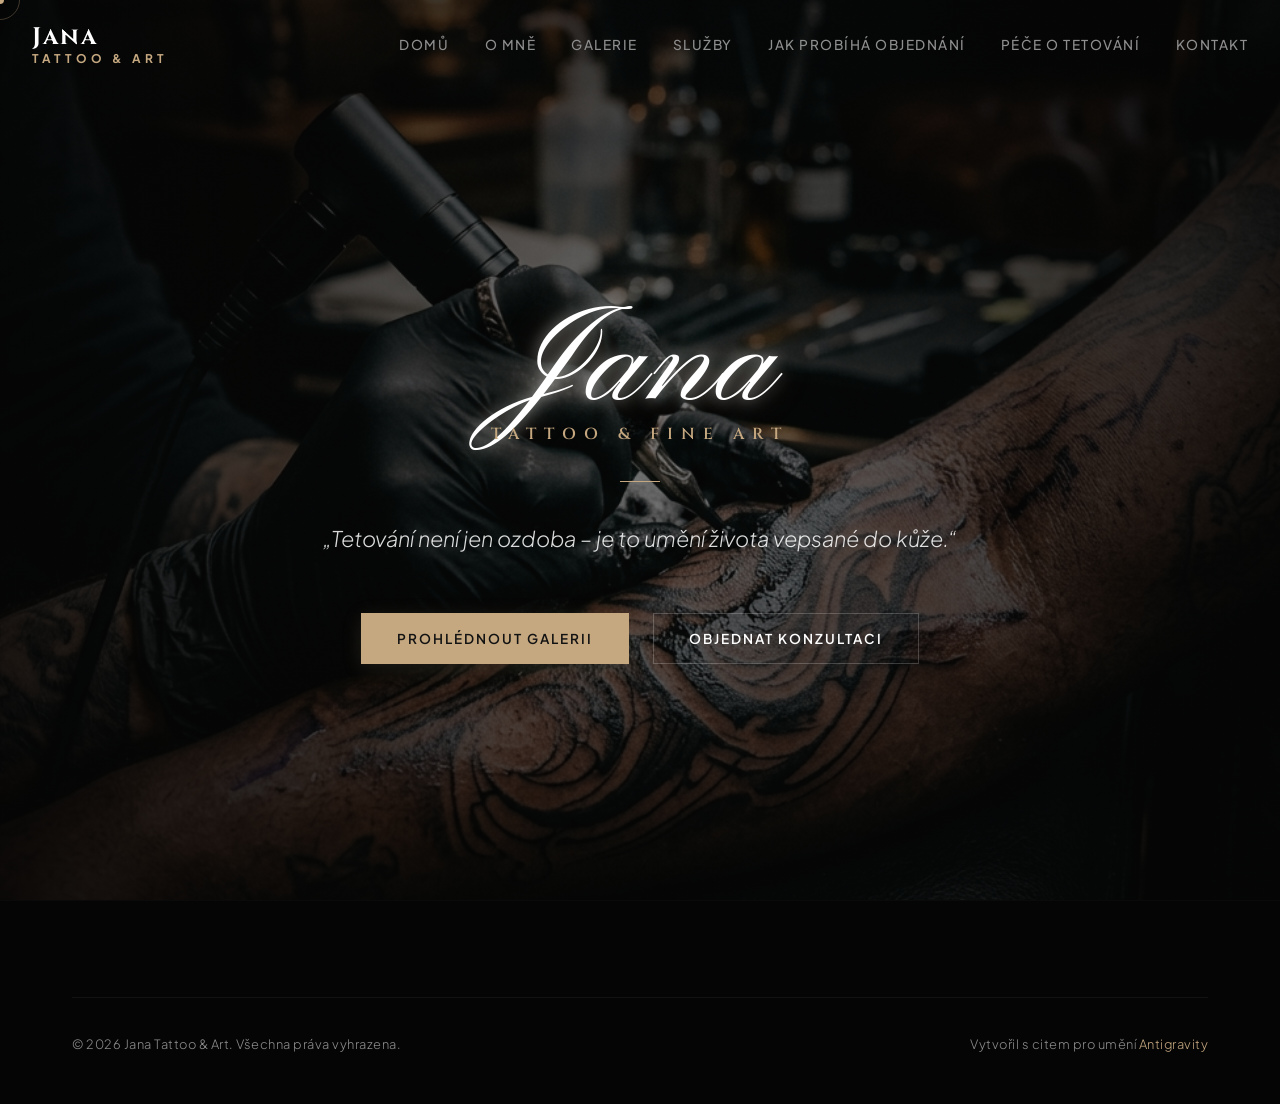
<file: index.html>
<!DOCTYPE html>
<html lang="cs">
<head>
    <meta charset="UTF-8">
    <meta name="viewport" content="width=device-width, initial-scale=1.0">
    <title>Jana Tattoo & Art | Exkluzivní tetovací studio a malby zdí</title>
    <meta name="description" content="Moderní, umělecké a luxusní tetovací studio v čele s tatérkou Janou. Specializace na tetování na míru, originální návrhy motivů a umělecké malby na zeď.">
    
    <!-- Google Fonts -->
    <link rel="preconnect" href="https://fonts.googleapis.com">
    <link rel="preconnect" href="https://fonts.gstatic.com" crossorigin>
    <link href="https://fonts.googleapis.com/css2?family=Pinyon+Script&family=Cinzel:wght@400;600;700&family=Plus+Jakarta+Sans:wght@300;400;500;600;700&display=swap" rel="stylesheet">
    
    <!-- FontAwesome Icons -->
    <link rel="stylesheet" href="https://cdnjs.cloudflare.com/ajax/libs/font-awesome/6.4.0/css/all.min.css">
    
    <!-- Custom CSS -->
    <link rel="stylesheet" href="style.css">
</head>
<body class="page-home">

    <!-- Custom Cursor Effect -->
    <div class="custom-cursor"></div>
    <div class="custom-cursor-follower"></div>

    <!-- Header / Navigation -->
    <header class="main-header">
        <div class="header-container">
            <a href="index.html" class="logo">
                Jana<span>Tattoo & Art</span>
            </a>
            
            <nav class="nav-menu">
                <a href="index.html" class="nav-link active">Domů</a>
                <a href="o-mne.html" class="nav-link">O mně</a>
                <a href="galerie.html" class="nav-link">Galerie</a>
                <a href="sluzby.html" class="nav-link">Služby</a>
                <a href="jak-probiha.html" class="nav-link">Jak probíhá objednání</a>
                <a href="pece.html" class="nav-link">Péče o tetování</a>
                <a href="kontakt.html" class="nav-link">Kontakt</a>
            </nav>

            <button class="burger-menu" aria-label="Menu">
                <span class="burger-line"></span>
                <span class="burger-line"></span>
                <span class="burger-line"></span>
            </button>
        </div>
    </header>

    <!-- Mobile Navigation Overlay -->
    <div class="mobile-nav-overlay">
        <nav class="mobile-nav-menu">
            <a href="index.html" class="mobile-nav-link active">Domů</a>
            <a href="o-mne.html" class="mobile-nav-link">O mně</a>
            <a href="galerie.html" class="mobile-nav-link">Galerie</a>
            <a href="sluzby.html" class="mobile-nav-link">Služby</a>
            <a href="jak-probiha.html" class="mobile-nav-link">Jak probíhá objednání</a>
            <a href="pece.html" class="mobile-nav-link">Péče o tetování</a>
            <a href="kontakt.html" class="mobile-nav-link">Kontakt</a>
        </nav>
    </div>

    <!-- Hero Section (Fullscreen Landing) -->
    <section id="domu" class="hero-section">
        <div class="hero-bg" style="background-image: url('images/hero_bg.png');"></div>
        <div class="hero-overlay"></div>
        <div class="hero-content">
            <h1 class="hero-title animate-glow">Jana</h1>
            <p class="hero-subtitle">Tattoo & Fine Art</p>
            <div class="hero-divider"></div>
            <blockquote class="hero-quote">
                „Tetování není jen ozdoba – je to umění života vepsané do kůže.“
            </blockquote>
            <div class="hero-buttons">
                <a href="galerie.html" class="btn btn-primary">Prohlédnout galerii</a>
                <a href="kontakt.html" class="btn btn-secondary">Objednat konzultaci</a>
            </div>
        </div>
    </section>

    <!-- Footer -->
    <footer class="main-footer footer-home">
        <div class="container">
            <div class="footer-bottom">
                <p>&copy; 2026 Jana Tattoo & Art. Všechna práva vyhrazena.</p>
                <p class="credit">Vytvořil s citem pro umění <a href="#" target="_blank">Antigravity</a></p>
            </div>
        </div>
    </footer>

    <!-- Custom JS -->
    <script src="script.js"></script>
</body>
</html>
</file>
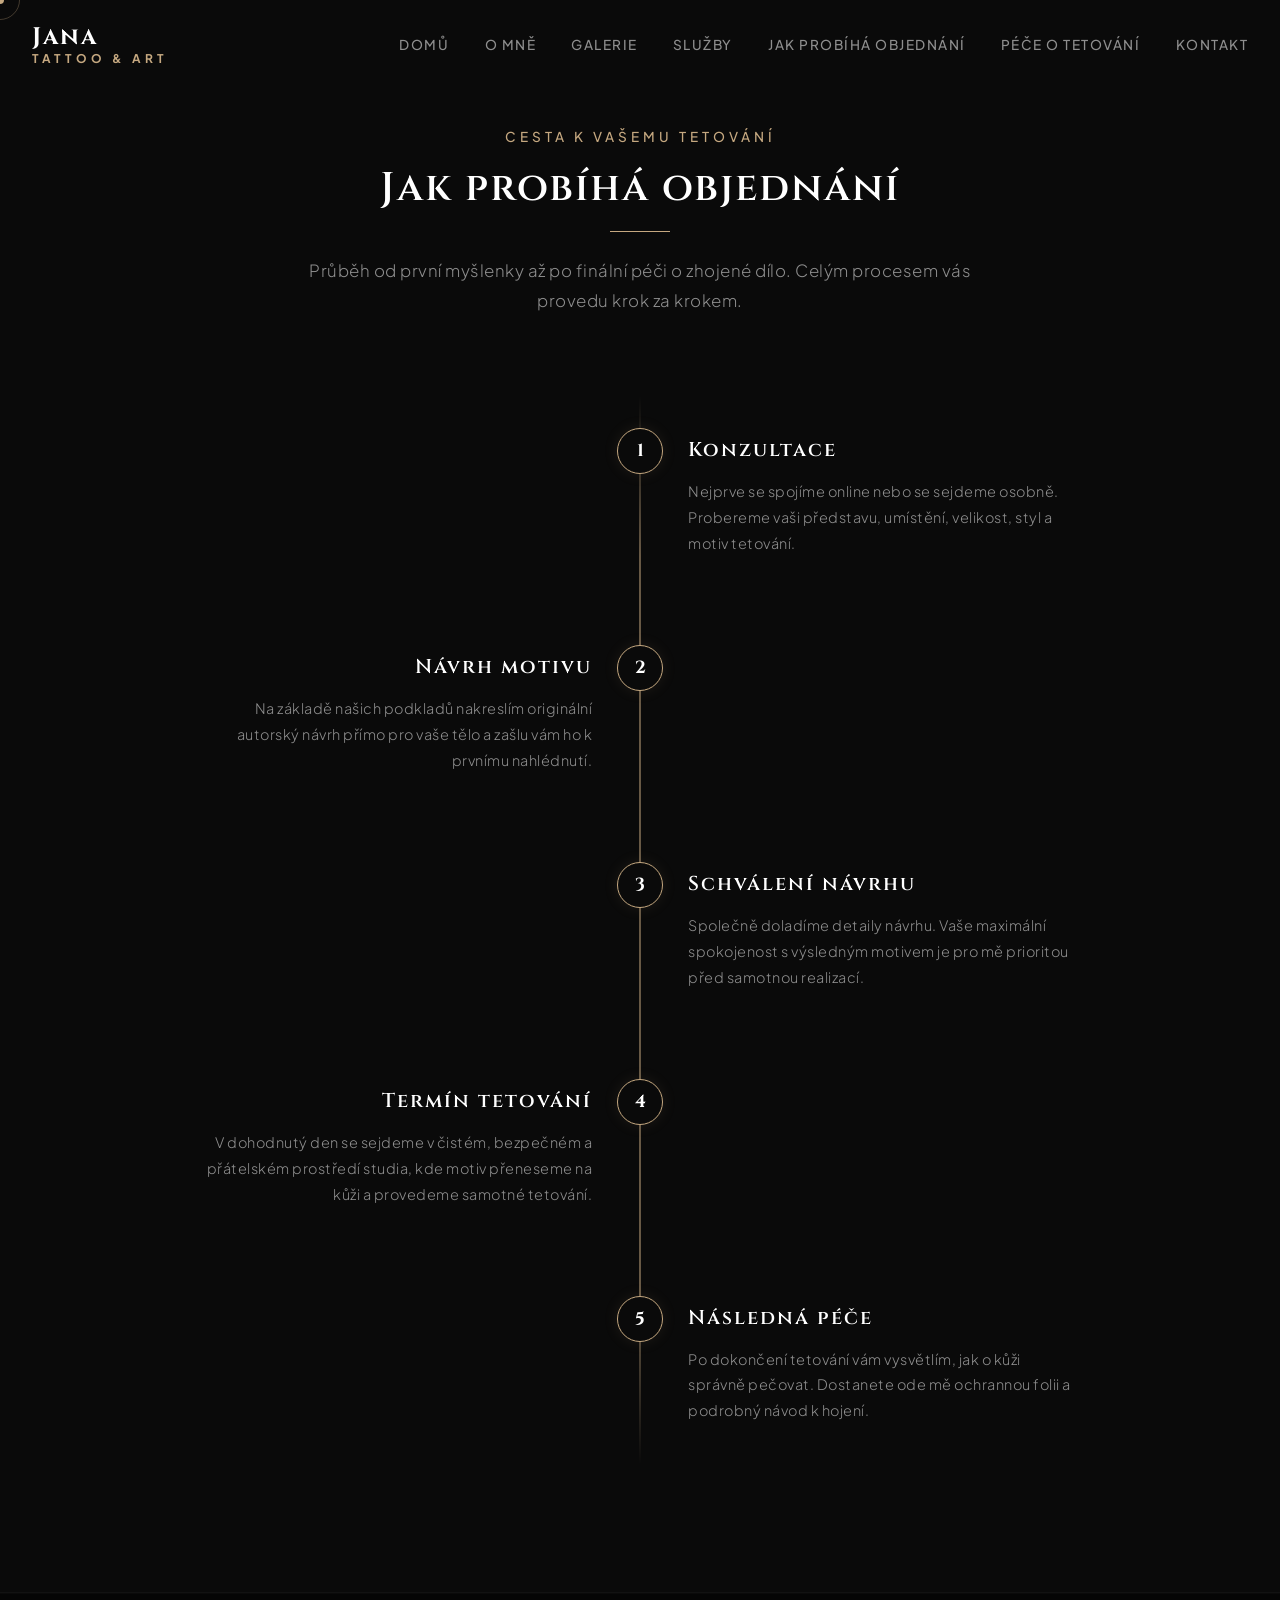
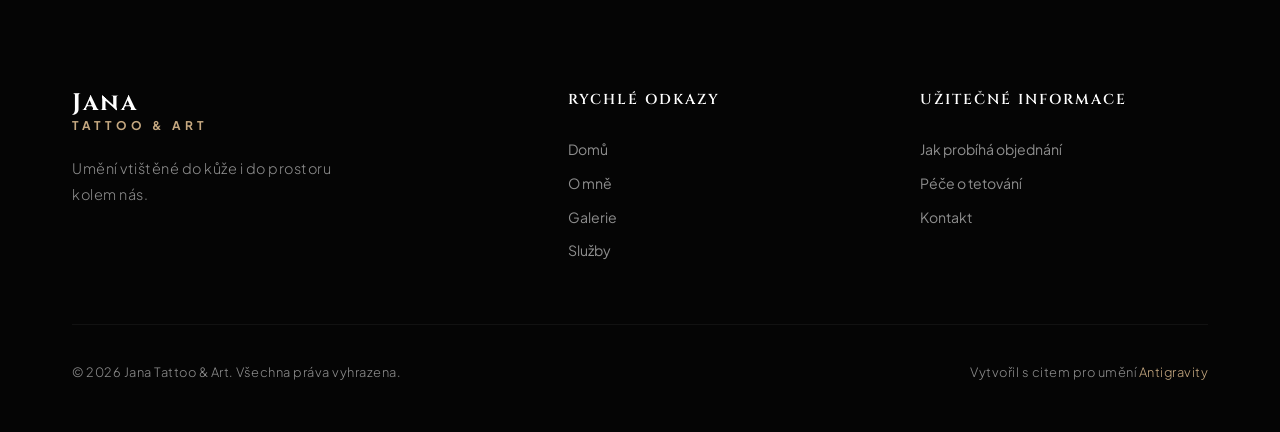
<file: jak-probiha.html>
<!DOCTYPE html>
<html lang="cs">
<head>
    <meta charset="UTF-8">
    <meta name="viewport" content="width=device-width, initial-scale=1.0">
    <title>Jak probíhá objednání | Jana Tattoo & Art</title>
    <meta name="description" content="Průběh objednání krok za krokem: od úvodní konzultace, přes tvorbu a schválení grafického návrhu, až po samotné tetování a následnou péči.">
    
    <!-- Google Fonts -->
    <link rel="preconnect" href="https://fonts.googleapis.com">
    <link rel="preconnect" href="https://fonts.gstatic.com" crossorigin>
    <link href="https://fonts.googleapis.com/css2?family=Pinyon+Script&family=Cinzel:wght@400;600;700&family=Plus+Jakarta+Sans:wght@300;400;500;600;700&display=swap" rel="stylesheet">
    
    <!-- FontAwesome Icons -->
    <link rel="stylesheet" href="https://cdnjs.cloudflare.com/ajax/libs/font-awesome/6.4.0/css/all.min.css">
    
    <!-- Custom CSS -->
    <link rel="stylesheet" href="style.css">
</head>
<body class="page-internal">

    <!-- Custom Cursor Effect -->
    <div class="custom-cursor"></div>
    <div class="custom-cursor-follower"></div>

    <!-- Header / Navigation -->
    <header class="main-header scrolled">
        <div class="header-container">
            <a href="index.html" class="logo">
                Jana<span>Tattoo & Art</span>
            </a>
            
            <nav class="nav-menu">
                <a href="index.html" class="nav-link">Domů</a>
                <a href="o-mne.html" class="nav-link">O mně</a>
                <a href="galerie.html" class="nav-link">Galerie</a>
                <a href="sluzby.html" class="nav-link">Služby</a>
                <a href="jak-probiha.html" class="nav-link active">Jak probíhá objednání</a>
                <a href="pece.html" class="nav-link">Péče o tetování</a>
                <a href="kontakt.html" class="nav-link">Kontakt</a>
            </nav>

            <button class="burger-menu" aria-label="Menu">
                <span class="burger-line"></span>
                <span class="burger-line"></span>
                <span class="burger-line"></span>
            </button>
        </div>
    </header>

    <!-- Mobile Navigation Overlay -->
    <div class="mobile-nav-overlay">
        <nav class="mobile-nav-menu">
            <a href="index.html" class="mobile-nav-link">Domů</a>
            <a href="o-mne.html" class="mobile-nav-link">O mně</a>
            <a href="galerie.html" class="mobile-nav-link">Galerie</a>
            <a href="sluzby.html" class="mobile-nav-link">Služby</a>
            <a href="jak-probiha.html" class="mobile-nav-link active">Jak probíhá objednání</a>
            <a href="pece.html" class="mobile-nav-link">Péče o tetování</a>
            <a href="kontakt.html" class="mobile-nav-link">Kontakt</a>
        </nav>
    </div>

    <!-- Content Area: Jak probíhá objednání -->
    <main class="main-content">
        <section id="jak-probiha" class="process-section revealed">
            <div class="container">
                <div class="section-header">
                    <span class="section-subtitle">Cesta k vašemu tetování</span>
                    <h1 class="section-title">Jak probíhá objednání</h1>
                    <p class="section-description">Průběh od první myšlenky až po finální péči o zhojené dílo. Celým procesem vás provedu krok za krokem.</p>
                </div>

                <!-- Interactive Process Steps -->
                <div class="process-container">
                    <div class="process-line"></div>
                    
                    <!-- Step 1 -->
                    <div class="process-step">
                        <div class="step-number">1</div>
                        <div class="step-content">
                            <h3>Konzultace</h3>
                            <p>Nejprve se spojíme online nebo se sejdeme osobně. Probereme vaši představu, umístění, velikost, styl a motiv tetování.</p>
                        </div>
                    </div>

                    <!-- Step 2 -->
                    <div class="process-step">
                        <div class="step-number">2</div>
                        <div class="step-content">
                            <h3>Návrh motivu</h3>
                            <p>Na základě našich podkladů nakreslím originální autorský návrh přímo pro vaše tělo a zašlu vám ho k prvnímu nahlédnutí.</p>
                        </div>
                    </div>

                    <!-- Step 3 -->
                    <div class="process-step">
                        <div class="step-number">3</div>
                        <div class="step-content">
                            <h3>Schválení návrhu</h3>
                            <p>Společně doladíme detaily návrhu. Vaše maximální spokojenost s výsledným motivem je pro mě prioritou před samotnou realizací.</p>
                        </div>
                    </div>

                    <!-- Step 4 -->
                    <div class="process-step">
                        <div class="step-number">4</div>
                        <div class="step-content">
                            <h3>Termín tetování</h3>
                            <p>V dohodnutý den se sejdeme v čistém, bezpečném a přátelském prostředí studia, kde motiv přeneseme na kůži a provedeme samotné tetování.</p>
                        </div>
                    </div>

                    <!-- Step 5 -->
                    <div class="process-step">
                        <div class="step-number">5</div>
                        <div class="step-content">
                            <h3>Následná péče</h3>
                            <p>Po dokončení tetování vám vysvětlím, jak o kůži správně pečovat. Dostanete ode mě ochrannou folii a podrobný návod k hojení.</p>
                        </div>
                    </div>
                </div>
            </div>
        </section>
    </main>

    <!-- Footer -->
    <footer class="main-footer">
        <div class="container">
            <div class="footer-grid">
                <div class="footer-brand">
                    <a href="index.html" class="logo">
                        Jana<span>Tattoo & Art</span>
                    </a>
                    <p>Umění vtištěné do kůže i do prostoru kolem nás.</p>
                </div>
                <div class="footer-links">
                    <h4>Rychlé odkazy</h4>
                    <ul>
                        <li><a href="index.html">Domů</a></li>
                        <li><a href="o-mne.html">O mně</a></li>
                        <li><a href="galerie.html">Galerie</a></li>
                        <li><a href="sluzby.html">Služby</a></li>
                    </ul>
                </div>
                <div class="footer-links">
                    <h4>Užitečné informace</h4>
                    <ul>
                        <li><a href="jak-probiha.html">Jak probíhá objednání</a></li>
                        <li><a href="pece.html">Péče o tetování</a></li>
                        <li><a href="kontakt.html">Kontakt</a></li>
                    </ul>
                </div>
            </div>
            <div class="footer-bottom">
                <p>&copy; 2026 Jana Tattoo & Art. Všechna práva vyhrazena.</p>
                <p class="credit">Vytvořil s citem pro umění <a href="#" target="_blank">Antigravity</a></p>
            </div>
        </div>
    </footer>

    <!-- Custom JS -->
    <script src="script.js"></script>
</body>
</html>
</file>
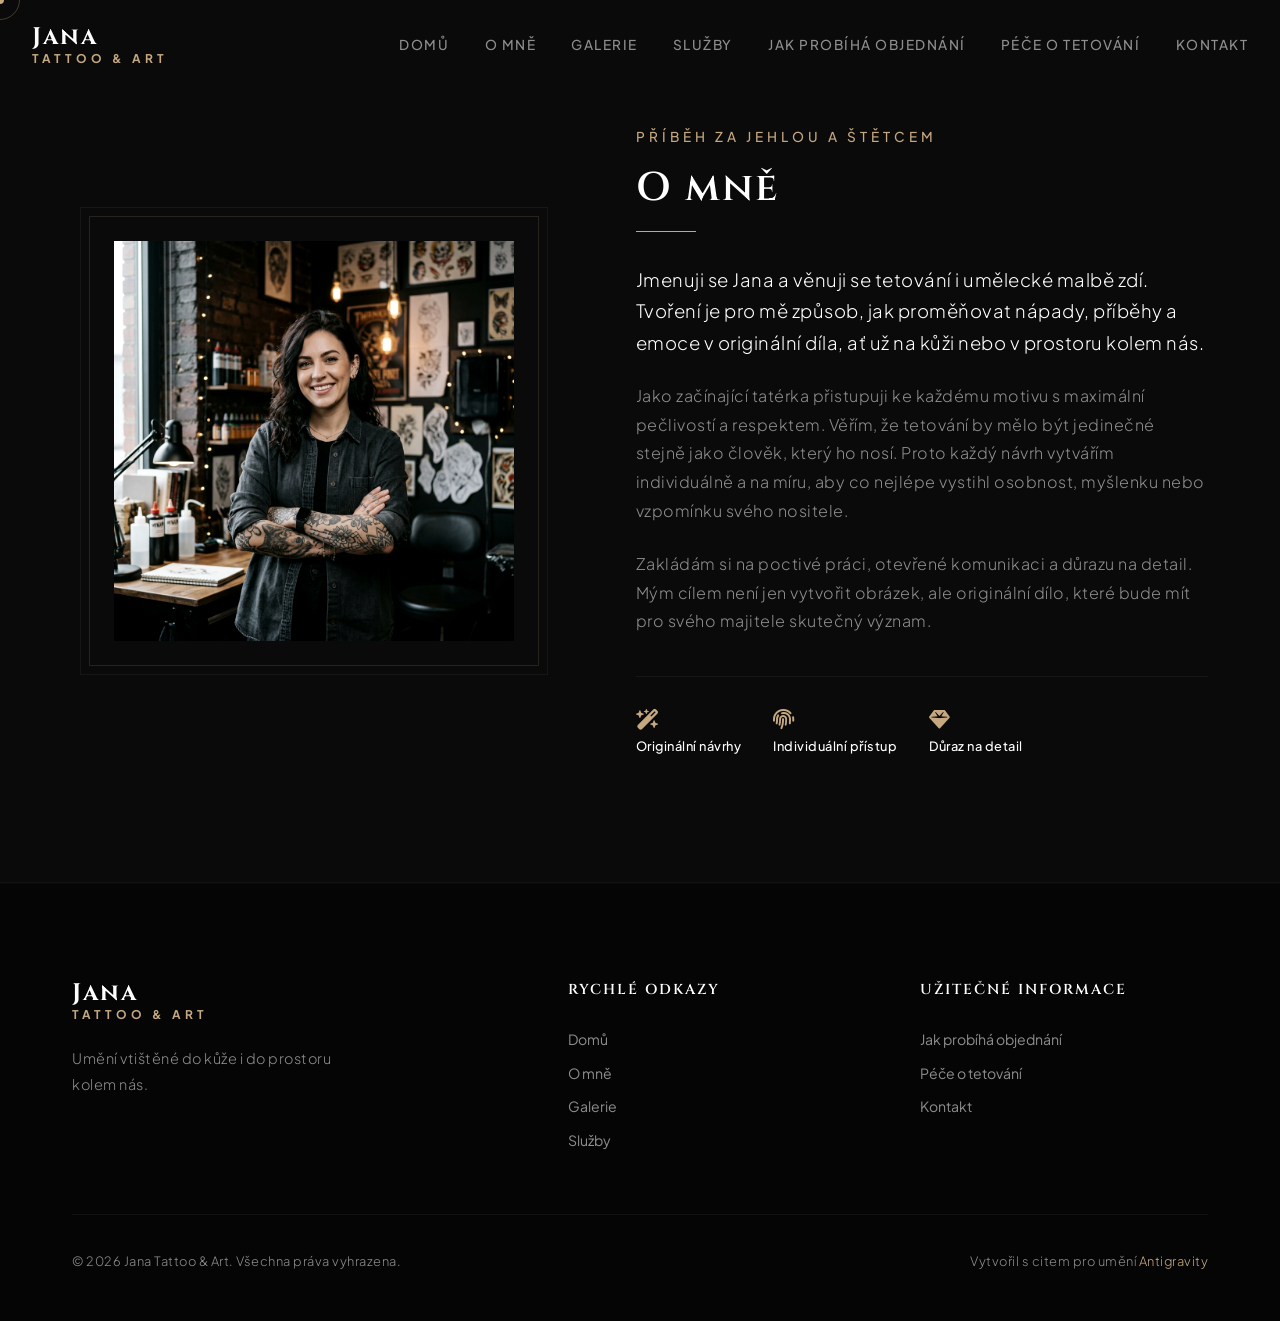
<file: o-mne.html>
<!DOCTYPE html>
<html lang="cs">
<head>
    <meta charset="UTF-8">
    <meta name="viewport" content="width=device-width, initial-scale=1.0">
    <title>O mně | Jana Tattoo & Art</title>
    <meta name="description" content="Poznejte příběh tatérky Jany. Věřím, že tetování by mělo být jedinečné stejně jako člověk, který ho nosí.">
    
    <!-- Google Fonts -->
    <link rel="preconnect" href="https://fonts.googleapis.com">
    <link rel="preconnect" href="https://fonts.gstatic.com" crossorigin>
    <link href="https://fonts.googleapis.com/css2?family=Pinyon+Script&family=Cinzel:wght@400;600;700&family=Plus+Jakarta+Sans:wght@300;400;500;600;700&display=swap" rel="stylesheet">
    
    <!-- FontAwesome Icons -->
    <link rel="stylesheet" href="https://cdnjs.cloudflare.com/ajax/libs/font-awesome/6.4.0/css/all.min.css">
    
    <!-- Custom CSS -->
    <link rel="stylesheet" href="style.css">
</head>
<body class="page-internal">

    <!-- Custom Cursor Effect -->
    <div class="custom-cursor"></div>
    <div class="custom-cursor-follower"></div>

    <!-- Header / Navigation -->
    <header class="main-header scrolled"> <!-- Scrolled by default on internal pages -->
        <div class="header-container">
            <a href="index.html" class="logo">
                Jana<span>Tattoo & Art</span>
            </a>
            
            <nav class="nav-menu">
                <a href="index.html" class="nav-link">Domů</a>
                <a href="o-mne.html" class="nav-link active">O mně</a>
                <a href="galerie.html" class="nav-link">Galerie</a>
                <a href="sluzby.html" class="nav-link">Služby</a>
                <a href="jak-probiha.html" class="nav-link">Jak probíhá objednání</a>
                <a href="pece.html" class="nav-link">Péče o tetování</a>
                <a href="kontakt.html" class="nav-link">Kontakt</a>
            </nav>

            <button class="burger-menu" aria-label="Menu">
                <span class="burger-line"></span>
                <span class="burger-line"></span>
                <span class="burger-line"></span>
            </button>
        </div>
    </header>

    <!-- Mobile Navigation Overlay -->
    <div class="mobile-nav-overlay">
        <nav class="mobile-nav-menu">
            <a href="index.html" class="mobile-nav-link">Domů</a>
            <a href="o-mne.html" class="mobile-nav-link active">O mně</a>
            <a href="galerie.html" class="mobile-nav-link">Galerie</a>
            <a href="sluzby.html" class="mobile-nav-link">Služby</a>
            <a href="jak-probiha.html" class="mobile-nav-link">Jak probíhá objednání</a>
            <a href="pece.html" class="mobile-nav-link">Péče o tetování</a>
            <a href="kontakt.html" class="mobile-nav-link">Kontakt</a>
        </nav>
    </div>

    <!-- Content Area: O mně -->
    <main class="main-content">
        <section id="o-mne" class="about-section revealed">
            <div class="container">
                <div class="about-grid">
                    <div class="about-image-wrapper">
                        <div class="about-frame">
                            <img src="images/artist_jana.png" alt="Tatérka Jana" class="about-img">
                        </div>
                    </div>
                    <div class="about-content">
                        <span class="section-subtitle">Příběh za jehlou a štětcem</span>
                        <h1 class="section-title">O mně</h1>
                        <div class="about-text">
                            <p class="lead-text">
                                Jmenuji se Jana a věnuji se tetování i umělecké malbě zdí. Tvoření je pro mě způsob, jak proměňovat nápady, příběhy a emoce v originální díla, ať už na kůži nebo v prostoru kolem nás.
                            </p>
                            <p>
                                Jako začínající tatérka přistupuji ke každému motivu s maximální pečlivostí a respektem. Věřím, že tetování by mělo být jedinečné stejně jako člověk, který ho nosí. Proto každý návrh vytvářím individuálně a na míru, aby co nejlépe vystihl osobnost, myšlenku nebo vzpomínku svého nositele.
                            </p>
                            <p>
                                Zakládám si na poctivé práci, otevřené komunikaci a důrazu na detail. Mým cílem není jen vytvořit obrázek, ale originální dílo, které bude mít pro svého majitele skutečný význam.
                            </p>
                        </div>
                        <div class="about-badges">
                            <div class="about-badge">
                                <i class="fa-solid fa-wand-magic-sparkles"></i>
                                <span>Originální návrhy</span>
                            </div>
                            <div class="about-badge">
                                <i class="fa-solid fa-fingerprint"></i>
                                <span>Individuální přístup</span>
                            </div>
                            <div class="about-badge">
                                <i class="fa-solid fa-gem"></i>
                                <span>Důraz na detail</span>
                            </div>
                        </div>
                    </div>
                </div>
            </div>
        </section>
    </main>

    <!-- Footer -->
    <footer class="main-footer">
        <div class="container">
            <div class="footer-grid">
                <div class="footer-brand">
                    <a href="index.html" class="logo">
                        Jana<span>Tattoo & Art</span>
                    </a>
                    <p>Umění vtištěné do kůže i do prostoru kolem nás.</p>
                </div>
                <div class="footer-links">
                    <h4>Rychlé odkazy</h4>
                    <ul>
                        <li><a href="index.html">Domů</a></li>
                        <li><a href="o-mne.html">O mně</a></li>
                        <li><a href="galerie.html">Galerie</a></li>
                        <li><a href="sluzby.html">Služby</a></li>
                    </ul>
                </div>
                <div class="footer-links">
                    <h4>Užitečné informace</h4>
                    <ul>
                        <li><a href="jak-probiha.html">Jak probíhá objednání</a></li>
                        <li><a href="pece.html">Péče o tetování</a></li>
                        <li><a href="kontakt.html">Kontakt</a></li>
                    </ul>
                </div>
            </div>
            <div class="footer-bottom">
                <p>&copy; 2026 Jana Tattoo & Art. Všechna práva vyhrazena.</p>
                <p class="credit">Vytvořil s citem pro umění <a href="#" target="_blank">Antigravity</a></p>
            </div>
        </div>
    </footer>

    <!-- Custom JS -->
    <script src="script.js"></script>
</body>
</html>
</file>
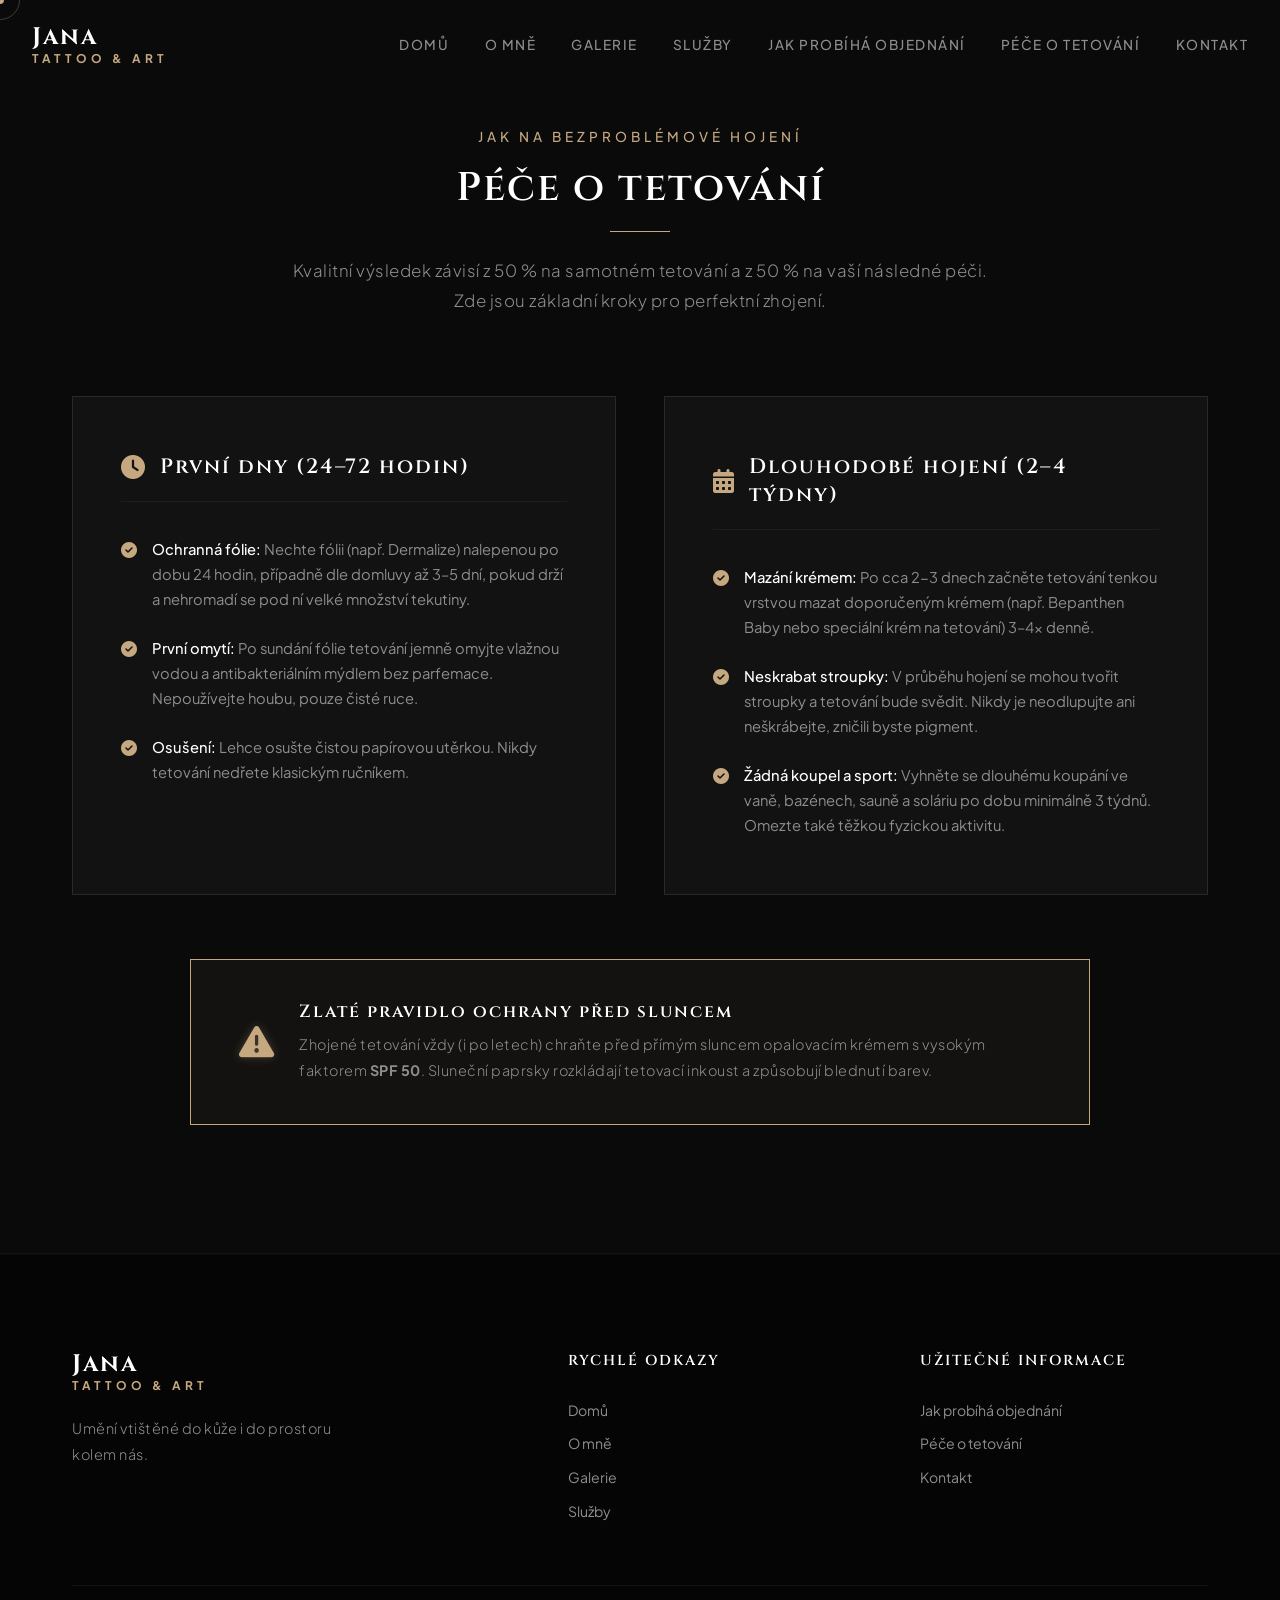
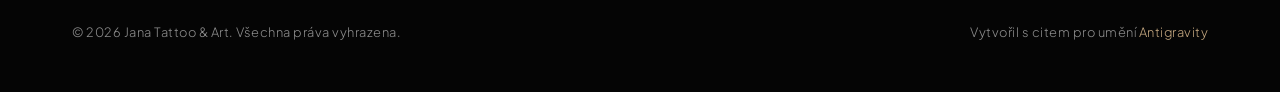
<file: pece.html>
<!DOCTYPE html>
<html lang="cs">
<head>
    <meta charset="UTF-8">
    <meta name="viewport" content="width=device-width, initial-scale=1.0">
    <title>Péče o tetování | Jana Tattoo & Art</title>
    <meta name="description" content="Návod, jak správně pečovat o nové tetování během prvních dnů i v průběhu celého hojení, abyste dosáhli nejlepšího možného výsledku.">
    
    <!-- Google Fonts -->
    <link rel="preconnect" href="https://fonts.googleapis.com">
    <link rel="preconnect" href="https://fonts.gstatic.com" crossorigin>
    <link href="https://fonts.googleapis.com/css2?family=Pinyon+Script&family=Cinzel:wght@400;600;700&family=Plus+Jakarta+Sans:wght@300;400;500;600;700&display=swap" rel="stylesheet">
    
    <!-- FontAwesome Icons -->
    <link rel="stylesheet" href="https://cdnjs.cloudflare.com/ajax/libs/font-awesome/6.4.0/css/all.min.css">
    
    <!-- Custom CSS -->
    <link rel="stylesheet" href="style.css">
</head>
<body class="page-internal">

    <!-- Custom Cursor Effect -->
    <div class="custom-cursor"></div>
    <div class="custom-cursor-follower"></div>

    <!-- Header / Navigation -->
    <header class="main-header scrolled">
        <div class="header-container">
            <a href="index.html" class="logo">
                Jana<span>Tattoo & Art</span>
            </a>
            
            <nav class="nav-menu">
                <a href="index.html" class="nav-link">Domů</a>
                <a href="o-mne.html" class="nav-link">O mně</a>
                <a href="galerie.html" class="nav-link">Galerie</a>
                <a href="sluzby.html" class="nav-link">Služby</a>
                <a href="jak-probiha.html" class="nav-link">Jak probíhá objednání</a>
                <a href="pece.html" class="nav-link active">Péče o tetování</a>
                <a href="kontakt.html" class="nav-link">Kontakt</a>
            </nav>

            <button class="burger-menu" aria-label="Menu">
                <span class="burger-line"></span>
                <span class="burger-line"></span>
                <span class="burger-line"></span>
            </button>
        </div>
    </header>

    <!-- Mobile Navigation Overlay -->
    <div class="mobile-nav-overlay">
        <nav class="mobile-nav-menu">
            <a href="index.html" class="mobile-nav-link">Domů</a>
            <a href="o-mne.html" class="mobile-nav-link">O mně</a>
            <a href="galerie.html" class="mobile-nav-link">Galerie</a>
            <a href="sluzby.html" class="mobile-nav-link">Služby</a>
            <a href="jak-probiha.html" class="mobile-nav-link">Jak probíhá objednání</a>
            <a href="pece.html" class="mobile-nav-link active">Péče o tetování</a>
            <a href="kontakt.html" class="mobile-nav-link">Kontakt</a>
        </nav>
    </div>

    <!-- Content Area: Péče o tetování -->
    <main class="main-content">
        <section id="pece" class="care-section revealed">
            <div class="container">
                <div class="section-header">
                    <span class="section-subtitle">Jak na bezproblémové hojení</span>
                    <h1 class="section-title">Péče o tetování</h1>
                    <p class="section-description">Kvalitní výsledek závisí z 50 % na samotném tetování a z 50 % na vaší následné péči. Zde jsou základní kroky pro perfektní zhojení.</p>
                </div>

                <div class="care-grid">
                    <div class="care-box phase-1">
                        <div class="care-box-header">
                            <i class="fa-solid fa-clock"></i>
                            <h3>První dny (24–72 hodin)</h3>
                        </div>
                        <ul class="care-list">
                            <li>
                                <i class="fa-solid fa-circle-check"></i>
                                <span><strong>Ochranná fólie:</strong> Nechte fólii (např. Dermalize) nalepenou po dobu 24 hodin, případně dle domluvy až 3–5 dní, pokud drží a nehromadí se pod ní velké množství tekutiny.</span>
                            </li>
                            <li>
                                <i class="fa-solid fa-circle-check"></i>
                                <span><strong>První omytí:</strong> Po sundání fólie tetování jemně omyjte vlažnou vodou a antibakteriálním mýdlem bez parfemace. Nepoužívejte houbu, pouze čisté ruce.</span>
                            </li>
                            <li>
                                <i class="fa-solid fa-circle-check"></i>
                                <span><strong>Osušení:</strong> Lehce osušte čistou papírovou utěrkou. Nikdy tetování nedřete klasickým ručníkem.</span>
                            </li>
                        </ul>
                    </div>

                    <div class="care-box phase-2">
                        <div class="care-box-header">
                            <i class="fa-solid fa-calendar-days"></i>
                            <h3>Dlouhodobé hojení (2–4 týdny)</h3>
                        </div>
                        <ul class="care-list">
                            <li>
                                <i class="fa-solid fa-circle-check"></i>
                                <span><strong>Mazání krémem:</strong> Po cca 2-3 dnech začněte tetování tenkou vrstvou mazat doporučeným krémem (např. Bepanthen Baby nebo speciální krém na tetování) 3–4x denně.</span>
                            </li>
                            <li>
                                <i class="fa-solid fa-circle-check"></i>
                                <span><strong>Neskrabat stroupky:</strong> V průběhu hojení se mohou tvořit stroupky a tetování bude svědit. Nikdy je neodlupujte ani neškrábejte, zničili byste pigment.</span>
                            </li>
                            <li>
                                <i class="fa-solid fa-circle-check"></i>
                                <span><strong>Žádná koupel a sport:</strong> Vyhněte se dlouhému koupání ve vaně, bazénech, sauně a soláriu po dobu minimálně 3 týdnů. Omezte také těžkou fyzickou aktivitu.</span>
                            </li>
                        </ul>
                    </div>
                </div>

                <div class="care-warning-box">
                    <i class="fa-solid fa-triangle-exclamation"></i>
                    <div class="warning-text">
                        <h4>Zlaté pravidlo ochrany před sluncem</h4>
                        <p>Zhojené tetování vždy (i po letech) chraňte před přímým sluncem opalovacím krémem s vysokým faktorem <strong>SPF 50</strong>. Sluneční paprsky rozkládají tetovací inkoust a způsobují blednutí barev.</p>
                    </div>
                </div>
            </div>
        </section>
    </main>

    <!-- Footer -->
    <footer class="main-footer">
        <div class="container">
            <div class="footer-grid">
                <div class="footer-brand">
                    <a href="index.html" class="logo">
                        Jana<span>Tattoo & Art</span>
                    </a>
                    <p>Umění vtištěné do kůže i do prostoru kolem nás.</p>
                </div>
                <div class="footer-links">
                    <h4>Rychlé odkazy</h4>
                    <ul>
                        <li><a href="index.html">Domů</a></li>
                        <li><a href="o-mne.html">O mně</a></li>
                        <li><a href="galerie.html">Galerie</a></li>
                        <li><a href="sluzby.html">Služby</a></li>
                    </ul>
                </div>
                <div class="footer-links">
                    <h4>Užitečné informace</h4>
                    <ul>
                        <li><a href="jak-probiha.html">Jak probíhá objednání</a></li>
                        <li><a href="pece.html">Péče o tetování</a></li>
                        <li><a href="kontakt.html">Kontakt</a></li>
                    </ul>
                </div>
            </div>
            <div class="footer-bottom">
                <p>&copy; 2026 Jana Tattoo & Art. Všechna práva vyhrazena.</p>
                <p class="credit">Vytvořil s citem pro umění <a href="#" target="_blank">Antigravity</a></p>
            </div>
        </div>
    </footer>

    <!-- Custom JS -->
    <script src="script.js"></script>
</body>
</html>
</file>
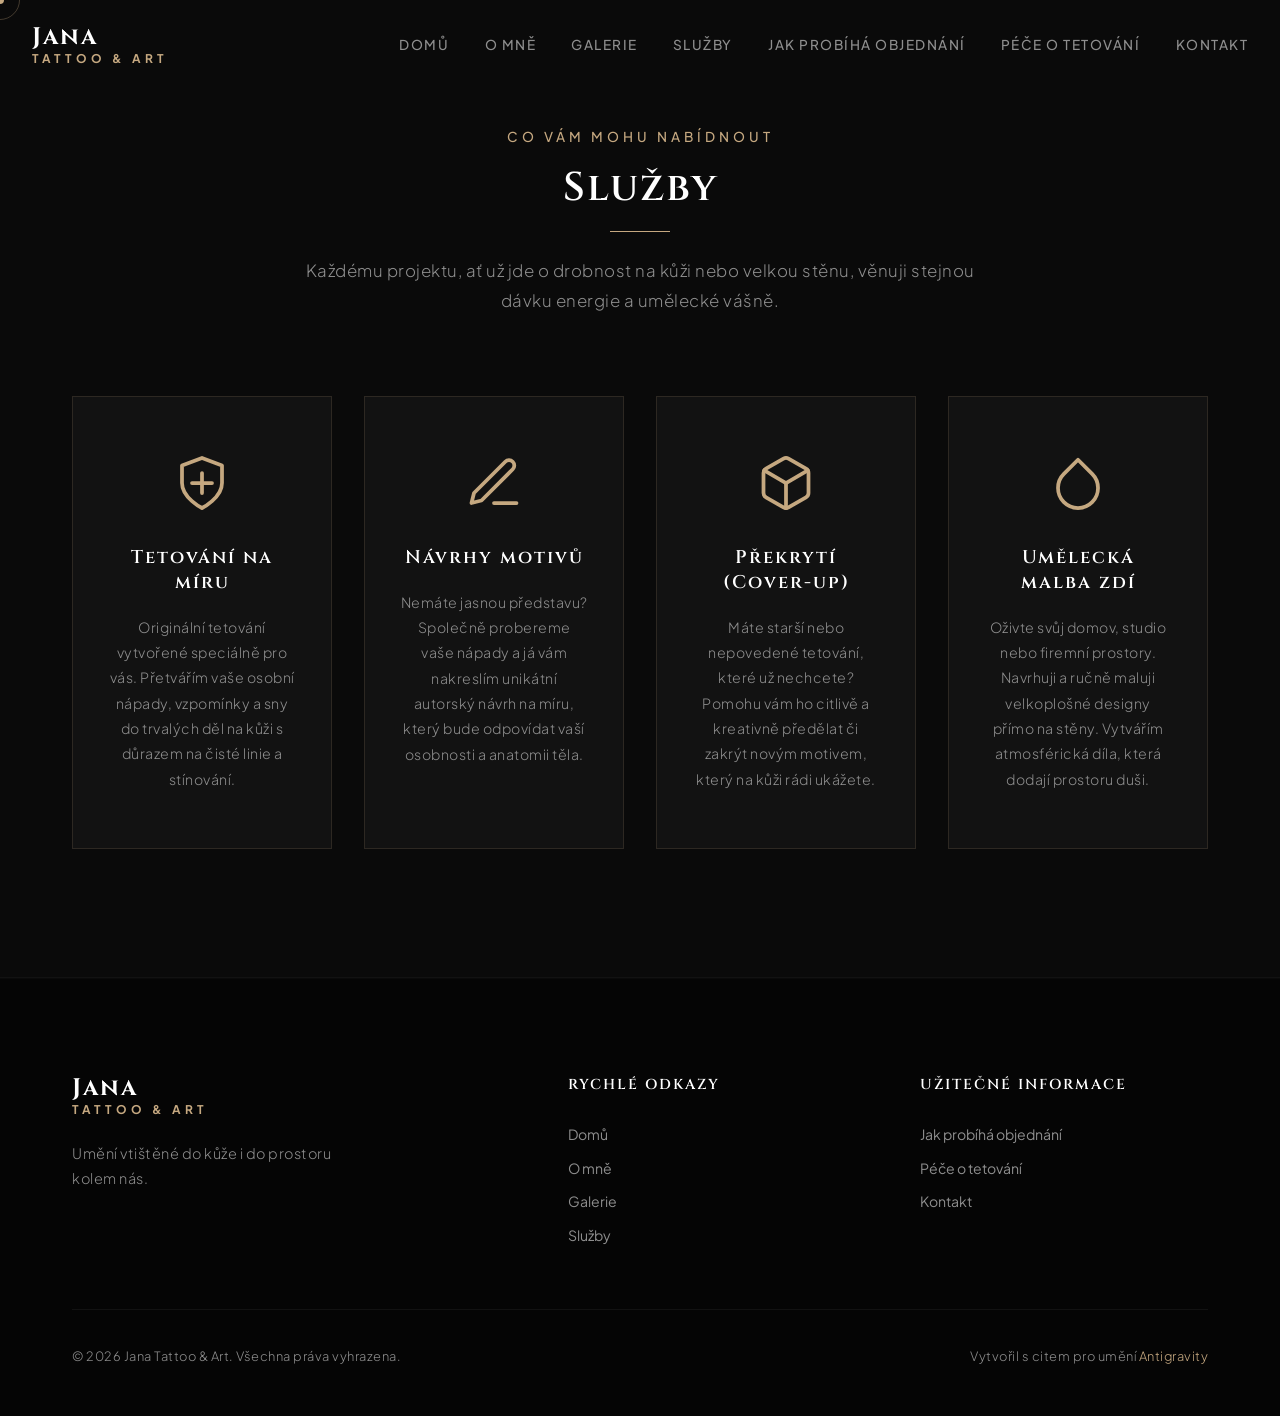
<file: sluzby.html>
<!DOCTYPE html>
<html lang="cs">
<head>
    <meta charset="UTF-8">
    <meta name="viewport" content="width=device-width, initial-scale=1.0">
    <title>Služby | Jana Tattoo & Art</title>
    <meta name="description" content="Nabídka služeb: originální tetování na míru, autorské návrhy motivů, cover-up starých tetování a umělecká malba na stěny.">
    
    <!-- Google Fonts -->
    <link rel="preconnect" href="https://fonts.googleapis.com">
    <link rel="preconnect" href="https://fonts.gstatic.com" crossorigin>
    <link href="https://fonts.googleapis.com/css2?family=Pinyon+Script&family=Cinzel:wght@400;600;700&family=Plus+Jakarta+Sans:wght@300;400;500;600;700&display=swap" rel="stylesheet">
    
    <!-- FontAwesome Icons -->
    <link rel="stylesheet" href="https://cdnjs.cloudflare.com/ajax/libs/font-awesome/6.4.0/css/all.min.css">
    
    <!-- Custom CSS -->
    <link rel="stylesheet" href="style.css">
</head>
<body class="page-internal">

    <!-- Custom Cursor Effect -->
    <div class="custom-cursor"></div>
    <div class="custom-cursor-follower"></div>

    <!-- Header / Navigation -->
    <header class="main-header scrolled">
        <div class="header-container">
            <a href="index.html" class="logo">
                Jana<span>Tattoo & Art</span>
            </a>
            
            <nav class="nav-menu">
                <a href="index.html" class="nav-link">Domů</a>
                <a href="o-mne.html" class="nav-link">O mně</a>
                <a href="galerie.html" class="nav-link">Galerie</a>
                <a href="sluzby.html" class="nav-link active">Služby</a>
                <a href="jak-probiha.html" class="nav-link">Jak probíhá objednání</a>
                <a href="pece.html" class="nav-link">Péče o tetování</a>
                <a href="kontakt.html" class="nav-link">Kontakt</a>
            </nav>

            <button class="burger-menu" aria-label="Menu">
                <span class="burger-line"></span>
                <span class="burger-line"></span>
                <span class="burger-line"></span>
            </button>
        </div>
    </header>

    <!-- Mobile Navigation Overlay -->
    <div class="mobile-nav-overlay">
        <nav class="mobile-nav-menu">
            <a href="index.html" class="mobile-nav-link">Domů</a>
            <a href="o-mne.html" class="mobile-nav-link">O mně</a>
            <a href="galerie.html" class="mobile-nav-link">Galerie</a>
            <a href="sluzby.html" class="mobile-nav-link active">Služby</a>
            <a href="jak-probiha.html" class="mobile-nav-link">Jak probíhá objednání</a>
            <a href="pece.html" class="mobile-nav-link">Péče o tetování</a>
            <a href="kontakt.html" class="mobile-nav-link">Kontakt</a>
        </nav>
    </div>

    <!-- Content Area: Služby -->
    <main class="main-content">
        <section id="sluzby" class="services-section revealed">
            <div class="container">
                <div class="section-header">
                    <span class="section-subtitle">Co vám mohu nabídnout</span>
                    <h1 class="section-title">Služby</h1>
                    <p class="section-description">Každému projektu, ať už jde o drobnost na kůži nebo velkou stěnu, věnuji stejnou dávku energie a umělecké vášně.</p>
                </div>

                <div class="services-grid">
                    <!-- Card 1 -->
                    <div class="service-card">
                        <div class="service-icon">
                            <svg xmlns="http://www.w3.org/2000/svg" viewBox="0 0 24 24" fill="none" stroke="currentColor" stroke-width="1.5" stroke-linecap="round" stroke-linejoin="round">
                                <path d="M12 22s8-4 8-10V5l-8-3-8 3v7c0 6 8 10 8 10z"/>
                                <path d="M12 8v8"/>
                                <path d="M8 12h8"/>
                            </svg>
                        </div>
                        <h3>Tetování na míru</h3>
                        <p>Originální tetování vytvořené speciálně pro vás. Přetvářím vaše osobní nápady, vzpomínky a sny do trvalých děl na kůži s důrazem na čisté linie a stínování.</p>
                    </div>

                    <!-- Card 2 -->
                    <div class="service-card">
                        <div class="service-icon">
                            <svg xmlns="http://www.w3.org/2000/svg" viewBox="0 0 24 24" fill="none" stroke="currentColor" stroke-width="1.5" stroke-linecap="round" stroke-linejoin="round">
                                <path d="M12 20h9"/>
                                <path d="M16.5 3.5a2.121 2.121 0 0 1 3 3L7 19l-4 1 1-4L16.5 3.5z"/>
                            </svg>
                        </div>
                        <h3>Návrhy motivů</h3>
                        <p>Nemáte jasnou představu? Společně probereme vaše nápady a já vám nakreslím unikátní autorský návrh na míru, který bude odpovídat vaší osobnosti a anatomii těla.</p>
                    </div>

                    <!-- Card 3 -->
                    <div class="service-card">
                        <div class="service-icon">
                            <svg xmlns="http://www.w3.org/2000/svg" viewBox="0 0 24 24" fill="none" stroke="currentColor" stroke-width="1.5" stroke-linecap="round" stroke-linejoin="round">
                                <path d="M21 16V8a2 2 0 0 0-1-1.73l-7-4a2 2 0 0 0-2 0l-7 4A2 2 0 0 0 3 8v8a2 2 0 0 0 1 1.73l7 4a2 2 0 0 0 2 0l7-4A2 2 0 0 0 21 16z"/>
                                <polyline points="3.27 6.96 12 12.01 20.73 6.96"/>
                                <line x1="12" y1="22.08" x2="12" y2="12"/>
                            </svg>
                        </div>
                        <h3>Překrytí (Cover-up)</h3>
                        <p>Máte starší nebo nepovedené tetování, které už nechcete? Pomohu vám ho citlivě a kreativně předělat či zakrýt novým motivem, který na kůži rádi ukážete.</p>
                    </div>

                    <!-- Card 4 -->
                    <div class="service-card">
                        <div class="service-icon">
                            <svg xmlns="http://www.w3.org/2000/svg" viewBox="0 0 24 24" fill="none" stroke="currentColor" stroke-width="1.5" stroke-linecap="round" stroke-linejoin="round">
                                <path d="M12 2.69l5.66 5.66a8 8 0 1 1-11.31 0z"/>
                            </svg>
                        </div>
                        <h3>Umělecká malba zdí</h3>
                        <p>Oživte svůj domov, studio nebo firemní prostory. Navrhuji a ručně maluji velkoplošné designy přímo na stěny. Vytvářím atmosférická díla, která dodají prostoru duši.</p>
                    </div>
                </div>
            </div>
        </section>
    </main>

    <!-- Footer -->
    <footer class="main-footer">
        <div class="container">
            <div class="footer-grid">
                <div class="footer-brand">
                    <a href="index.html" class="logo">
                        Jana<span>Tattoo & Art</span>
                    </a>
                    <p>Umění vtištěné do kůže i do prostoru kolem nás.</p>
                </div>
                <div class="footer-links">
                    <h4>Rychlé odkazy</h4>
                    <ul>
                        <li><a href="index.html">Domů</a></li>
                        <li><a href="o-mne.html">O mně</a></li>
                        <li><a href="galerie.html">Galerie</a></li>
                        <li><a href="sluzby.html">Služby</a></li>
                    </ul>
                </div>
                <div class="footer-links">
                    <h4>Užitečné informace</h4>
                    <ul>
                        <li><a href="jak-probiha.html">Jak probíhá objednání</a></li>
                        <li><a href="pece.html">Péče o tetování</a></li>
                        <li><a href="kontakt.html">Kontakt</a></li>
                    </ul>
                </div>
            </div>
            <div class="footer-bottom">
                <p>&copy; 2026 Jana Tattoo & Art. Všechna práva vyhrazena.</p>
                <p class="credit">Vytvořil s citem pro umění <a href="#" target="_blank">Antigravity</a></p>
            </div>
        </div>
    </footer>

    <!-- Custom JS -->
    <script src="script.js"></script>
</body>
</html>
</file>
<file: style.css>
/* ==========================================================================
   Design System & Base Styles
   ========================================================================== */
:root {
    --bg-main: #0a0a0a;
    --bg-darker: #050505;
    --bg-card: #121212;
    --bg-glass: rgba(18, 18, 18, 0.7);
    --accent: #c5a880; /* Elegant champagne gold */
    --accent-rgb: 197, 168, 128;
    --text-primary: #ffffff;
    --text-muted: #8e8e8e;
    --text-dark: #121212;
    
    --font-heading: 'Cinzel', serif;
    --font-body: 'Plus Jakarta Sans', sans-serif;
    --font-calligraphy: 'Pinyon Script', cursive;
    
    --border: rgba(197, 168, 128, 0.15);
    --border-hover: rgba(197, 168, 128, 0.4);
    
    --transition-smooth: all 0.4s cubic-bezier(0.25, 0.8, 0.25, 1);
    --transition-fast: all 0.2s ease;
}

* {
    box-sizing: border-box;
    margin: 0;
    padding: 0;
    cursor: none; /* Hide default cursor for custom cursor experience */
}

html {
    scroll-behavior: smooth;
    font-size: 16px;
    background-color: var(--bg-main);
    color: var(--text-primary);
    font-family: var(--font-body);
    -webkit-font-smoothing: antialiased;
}

body {
    overflow-x: hidden;
    position: relative;
}

body.no-scroll {
    overflow: hidden;
}

/* Custom Scrollbar */
::-webkit-scrollbar {
    width: 8px;
}
::-webkit-scrollbar-track {
    background: var(--bg-darker);
}
::-webkit-scrollbar-thumb {
    background: var(--accent);
    border-radius: 4px;
    border: 2px solid var(--bg-darker);
}
::-webkit-scrollbar-thumb:hover {
    background: #e2cbb0;
}

/* Common Layout Elements */
.container {
    width: 100%;
    max-width: 1200px;
    margin: 0 auto;
    padding: 0 2rem;
}

section {
    padding: 8rem 0;
    position: relative;
    border-bottom: 1px solid rgba(255, 255, 255, 0.03);
}

/* Custom Cursor */
.custom-cursor {
    width: 8px;
    height: 8px;
    background-color: var(--accent);
    border-radius: 50%;
    position: fixed;
    transform: translate(-50%, -50%);
    pointer-events: none;
    z-index: 9999;
    transition: width 0.2s, height 0.2s, background-color 0.2s;
}

.custom-cursor-follower {
    width: 40px;
    height: 40px;
    border: 1px solid rgba(197, 168, 128, 0.3);
    border-radius: 50%;
    position: fixed;
    transform: translate(-50%, -50%);
    pointer-events: none;
    z-index: 9998;
    transition: transform 0.08s ease-out, width 0.3s, height 0.3s, border-color 0.3s;
}

/* Cursor Hover States */
.custom-cursor.hovered {
    width: 20px;
    height: 20px;
    background-color: rgba(197, 168, 128, 0.15);
    border: 1px solid var(--accent);
}

.custom-cursor-follower.hovered {
    width: 60px;
    height: 60px;
    border-color: var(--accent);
    transform: translate(-50%, -50%) scale(1.1);
}

/* Typography */
h1, h2, h3, h4, h5, h6 {
    font-family: var(--font-heading);
    letter-spacing: 2px;
    font-weight: 600;
}

p {
    line-height: 1.8;
    color: var(--text-muted);
    font-weight: 300;
    letter-spacing: 0.5px;
}

.section-header {
    text-align: center;
    margin-bottom: 5rem;
    max-width: 700px;
    margin-left: auto;
    margin-right: auto;
}

.section-subtitle {
    font-family: var(--font-body);
    font-size: 0.85rem;
    text-transform: uppercase;
    color: var(--accent);
    letter-spacing: 4px;
    display: block;
    margin-bottom: 1rem;
    font-weight: 500;
}

.section-title {
    font-size: 2.5rem;
    margin-bottom: 1.5rem;
    position: relative;
    display: inline-block;
}

.section-title::after {
    content: '';
    display: block;
    width: 60px;
    height: 1px;
    background-color: var(--accent);
    margin: 1rem auto 0 auto;
}

.section-description {
    font-size: 1.05rem;
    color: var(--text-muted);
}

/* Buttons */
.btn {
    display: inline-flex;
    align-items: center;
    justify-content: center;
    padding: 1rem 2.2rem;
    font-family: var(--font-body);
    font-size: 0.85rem;
    font-weight: 600;
    text-transform: uppercase;
    letter-spacing: 2px;
    text-decoration: none;
    border-radius: 0;
    transition: var(--transition-smooth);
    position: relative;
    overflow: hidden;
}

.btn-primary {
    background-color: var(--accent);
    color: var(--text-dark);
    border: 1px solid var(--accent);
    box-shadow: 0 4px 20px rgba(197, 168, 128, 0.15);
}

.btn-primary:hover {
    background-color: transparent;
    color: var(--text-primary);
    box-shadow: 0 4px 25px rgba(197, 168, 128, 0.3);
    border-color: var(--accent);
}

.btn-secondary {
    background-color: transparent;
    color: var(--text-primary);
    border: 1px solid rgba(255, 255, 255, 0.2);
}

.btn-secondary:hover {
    background-color: rgba(255, 255, 255, 0.05);
    border-color: var(--text-primary);
}

/* ==========================================================================
   Header / Navigation
   ========================================================================== */
.main-header {
    position: fixed;
    top: 0;
    left: 0;
    width: 100%;
    z-index: 1000;
    transition: var(--transition-smooth);
    border-bottom: 1px solid transparent;
}

.main-header.scrolled {
    background-color: var(--bg-glass);
    backdrop-filter: blur(15px);
    border-bottom: 1px solid rgba(255, 255, 255, 0.05);
    padding: 0.8rem 0;
}

.header-container {
    max-width: 1400px;
    margin: 0 auto;
    padding: 1.5rem 2rem;
    display: flex;
    justify-content: space-between;
    align-items: center;
    transition: var(--transition-smooth);
}

.main-header.scrolled .header-container {
    padding: 0.8rem 2rem;
}

.logo {
    font-family: var(--font-heading);
    font-size: 1.5rem;
    color: var(--text-primary);
    text-decoration: none;
    font-weight: 700;
    letter-spacing: 2px;
    display: flex;
    flex-direction: column;
    line-height: 1.1;
}

.logo span {
    font-family: var(--font-body);
    font-size: 0.75rem;
    color: var(--accent);
    letter-spacing: 4px;
    text-transform: uppercase;
    margin-top: 2px;
}

.nav-menu {
    display: flex;
    gap: 2.2rem;
}

.nav-link {
    color: var(--text-muted);
    text-decoration: none;
    font-size: 0.85rem;
    font-weight: 500;
    text-transform: uppercase;
    letter-spacing: 1.5px;
    transition: var(--transition-fast);
    position: relative;
    padding: 0.5rem 0;
}

.nav-link:hover, .nav-link.active {
    color: var(--text-primary);
}

.nav-link::after {
    content: '';
    position: absolute;
    bottom: 0;
    left: 0;
    width: 0;
    height: 1px;
    background-color: var(--accent);
    transition: var(--transition-smooth);
}

.nav-link:hover::after, .nav-link.active::after {
    width: 100%;
}

/* Burger Menu */
.burger-menu {
    display: none;
    background: none;
    border: none;
    flex-direction: column;
    justify-content: space-between;
    width: 25px;
    height: 18px;
    z-index: 1010;
}

.burger-line {
    display: block;
    width: 100%;
    height: 1px;
    background-color: var(--text-primary);
    transition: var(--transition-smooth);
}

/* Burger Menu Open State */
.burger-menu.open .burger-line:nth-child(1) {
    transform: translateY(8px) rotate(45deg);
}

.burger-menu.open .burger-line:nth-child(2) {
    opacity: 0;
}

.burger-menu.open .burger-line:nth-child(3) {
    transform: translateY(-9px) rotate(-45deg);
}

/* Mobile Nav Overlay */
.mobile-nav-overlay {
    position: fixed;
    top: 0;
    left: 0;
    width: 100%;
    height: 100vh;
    background-color: var(--bg-darker);
    z-index: 999;
    display: flex;
    justify-content: center;
    align-items: center;
    opacity: 0;
    visibility: hidden;
    transition: var(--transition-smooth);
}

.mobile-nav-overlay.open {
    opacity: 1;
    visibility: visible;
}

.mobile-nav-menu {
    display: flex;
    flex-direction: column;
    align-items: center;
    gap: 2rem;
}

.mobile-nav-link {
    color: var(--text-muted);
    font-family: var(--font-heading);
    font-size: 1.8rem;
    text-decoration: none;
    letter-spacing: 3px;
    transition: var(--transition-smooth);
}

.mobile-nav-link:hover {
    color: var(--text-primary);
    transform: scale(1.1);
    text-shadow: 0 0 10px rgba(255, 255, 255, 0.3);
}

/* ==========================================================================
   Hero Section
   ========================================================================== */
.hero-section {
    height: 100vh;
    display: flex;
    justify-content: center;
    align-items: center;
    text-align: center;
    padding: 0;
    border: none;
    overflow: hidden;
}

.hero-bg {
    position: absolute;
    top: 0;
    left: 0;
    width: 100%;
    height: 100%;
    background-size: cover;
    background-position: center;
    z-index: 1;
    transform: scale(1.05);
    animation: slowZoom 20s infinite alternate ease-in-out;
}

.hero-overlay {
    position: absolute;
    top: 0;
    left: 0;
    width: 100%;
    height: 100%;
    background: radial-gradient(circle, rgba(10,10,10,0.5) 0%, rgba(5,5,5,0.95) 100%);
    z-index: 2;
}

.hero-content {
    position: relative;
    z-index: 3;
    max-width: 900px;
    padding: 0 2rem;
    margin-top: 4rem;
}

.hero-title {
    font-family: var(--font-calligraphy);
    font-size: 8.5rem;
    font-weight: 400;
    color: #ffffff;
    line-height: 1;
    margin-bottom: -1rem;
    display: block;
}

.animate-glow {
    text-shadow: 0 0 15px rgba(255, 255, 255, 0.55),
                 0 0 35px rgba(197, 168, 128, 0.35);
    animation: textGlow 4s infinite alternate ease-in-out;
}

.hero-subtitle {
    font-family: var(--font-heading);
    font-size: 1rem;
    text-transform: uppercase;
    letter-spacing: 8px;
    color: var(--accent);
    margin-bottom: 2rem;
    font-weight: 600;
}

.hero-divider {
    width: 40px;
    height: 1px;
    background-color: var(--accent);
    margin: 0 auto 2.5rem auto;
}

.hero-quote {
    font-size: 1.35rem;
    font-style: italic;
    color: rgba(255, 255, 255, 0.85);
    margin-bottom: 3.5rem;
    max-width: 650px;
    margin-left: auto;
    margin-right: auto;
    line-height: 1.6;
    font-weight: 300;
}

.hero-buttons {
    display: flex;
    justify-content: center;
    gap: 1.5rem;
}

.scroll-down {
    position: absolute;
    bottom: 2rem;
    left: 50%;
    transform: translateX(-50%);
    z-index: 3;
}

.scroll-down a {
    display: flex;
    flex-direction: column;
    align-items: center;
    text-decoration: none;
    color: var(--text-muted);
    gap: 8px;
}

.scroll-mouse {
    width: 24px;
    height: 38px;
    border: 1px solid var(--text-muted);
    border-radius: 12px;
    position: relative;
    display: block;
}

.scroll-wheel {
    width: 4px;
    height: 8px;
    background-color: var(--accent);
    border-radius: 2px;
    position: absolute;
    top: 8px;
    left: 50%;
    transform: translateX(-50%);
    animation: scrollScroll 1.5s infinite;
}

.scroll-text {
    font-size: 0.7rem;
    text-transform: uppercase;
    letter-spacing: 2px;
}

/* ==========================================================================
   Section: O mně (About)
   ========================================================================== */
.about-grid {
    display: grid;
    grid-template-columns: 1.1fr 1.3fr;
    gap: 5rem;
    align-items: center;
}

.about-image-wrapper {
    position: relative;
    display: flex;
    justify-content: center;
}

.about-frame {
    position: relative;
    border: 1px solid var(--border);
    padding: 1.5rem;
    transition: var(--transition-smooth);
}

.about-frame::before {
    content: '';
    position: absolute;
    top: -10px;
    left: -10px;
    right: -10px;
    bottom: -10px;
    border: 1px solid rgba(255, 255, 255, 0.05);
    pointer-events: none;
    transition: var(--transition-smooth);
}

.about-frame:hover {
    border-color: var(--border-hover);
    box-shadow: 0 10px 30px rgba(197, 168, 128, 0.05);
}

.about-frame:hover::before {
    transform: scale(1.02);
    border-color: rgba(197, 168, 128, 0.2);
}

.about-img {
    display: block;
    width: 100%;
    max-width: 400px;
    height: auto;
    filter: grayscale(20%) contrast(105%);
    transition: var(--transition-smooth);
}

.about-frame:hover .about-img {
    filter: grayscale(0%) contrast(100%);
}

.about-content .section-title {
    margin-bottom: 2rem;
    display: inline-block;
    text-align: left;
}

.about-content .section-title::after {
    margin-left: 0;
}

.about-text {
    margin-bottom: 2.5rem;
}

.about-text p {
    margin-bottom: 1.5rem;
}

.lead-text {
    font-size: 1.15rem;
    color: var(--text-primary);
    line-height: 1.7;
}

.about-badges {
    display: flex;
    gap: 2rem;
    border-top: 1px solid rgba(255, 255, 255, 0.05);
    padding-top: 2rem;
}

.about-badge {
    display: flex;
    flex-direction: column;
    align-items: flex-start;
    gap: 8px;
}

.about-badge i {
    font-size: 1.3rem;
    color: var(--accent);
}

.about-badge span {
    font-size: 0.8rem;
    font-weight: 500;
    color: var(--text-primary);
    letter-spacing: 0.5px;
}

/* ==========================================================================
   Section: Galerie (Gallery)
   ========================================================================== */
.gallery-filters {
    display: flex;
    justify-content: center;
    gap: 1.5rem;
    margin-bottom: 3.5rem;
}

.filter-btn {
    background: none;
    border: 1px solid rgba(255, 255, 255, 0.1);
    color: var(--text-muted);
    padding: 0.7rem 1.8rem;
    font-family: var(--font-body);
    font-size: 0.8rem;
    font-weight: 500;
    letter-spacing: 1.5px;
    text-transform: uppercase;
    transition: var(--transition-smooth);
}

.filter-btn:hover, .filter-btn.active {
    border-color: var(--accent);
    color: var(--text-primary);
    background-color: rgba(197, 168, 128, 0.05);
}

/* Masonry / Responsive Grid */
.gallery-grid {
    display: grid;
    grid-template-columns: repeat(3, 1fr);
    gap: 2rem;
    opacity: 1;
    transition: opacity 0.3s ease-in-out;
}

.gallery-grid.fade-out {
    opacity: 0;
}

.gallery-item {
    position: relative;
    overflow: hidden;
    break-inside: avoid;
    transition: var(--transition-smooth);
}

/* Height variation for masonry feeling */
.gallery-item:nth-child(even) .gallery-img {
    aspect-ratio: 3/4;
}
.gallery-item:nth-child(odd) .gallery-img {
    aspect-ratio: 1/1;
}

/* Layout overrides for landscape Murals */
.gallery-item[data-category="mural"] .gallery-img {
    aspect-ratio: 4/3;
}

.gallery-item-inner {
    position: relative;
    overflow: hidden;
    border: 1px solid rgba(255, 255, 255, 0.03);
    background-color: var(--bg-darker);
}

.gallery-img {
    width: 100%;
    height: 100%;
    object-fit: cover;
    display: block;
    filter: grayscale(10%) brightness(90%);
    transition: transform 0.6s cubic-bezier(0.25, 0.8, 0.25, 1), filter 0.6s ease;
}

.gallery-item-overlay {
    position: absolute;
    top: 0;
    left: 0;
    width: 100%;
    height: 100%;
    background: linear-gradient(to top, rgba(10, 10, 10, 0.95) 0%, rgba(10, 10, 10, 0.3) 70%, rgba(10, 10, 10, 0.1) 100%);
    opacity: 0;
    display: flex;
    align-items: flex-end;
    padding: 2.2rem;
    transition: opacity 0.4s ease, transform 0.4s ease;
    transform: translateY(10px);
}

.gallery-item:hover .gallery-img {
    transform: scale(1.05);
    filter: grayscale(0%) brightness(100%);
}

.gallery-item:hover .gallery-item-overlay {
    opacity: 1;
    transform: translateY(0);
}

.gallery-item-info h3 {
    font-size: 1.15rem;
    color: var(--text-primary);
    margin-bottom: 0.3rem;
}

.gallery-item-info span {
    font-size: 0.8rem;
    color: var(--accent);
    text-transform: uppercase;
    letter-spacing: 2px;
    font-weight: 500;
}

.view-icon {
    position: absolute;
    top: 2rem;
    right: 2rem;
    width: 40px;
    height: 40px;
    border-radius: 50%;
    background-color: rgba(255, 255, 255, 0.08);
    display: flex;
    justify-content: center;
    align-items: center;
    color: var(--text-primary);
    font-size: 0.9rem;
    opacity: 0;
    transform: scale(0.8);
    transition: var(--transition-smooth);
    border: 1px solid rgba(255, 255, 255, 0.1);
}

.gallery-item:hover .view-icon {
    opacity: 1;
    transform: scale(1);
}

.gallery-note {
    display: flex;
    align-items: center;
    justify-content: center;
    gap: 12px;
    margin-top: 4rem;
    padding: 1.2rem;
    border: 1px dashed rgba(197, 168, 128, 0.2);
    max-width: 700px;
    margin-left: auto;
    margin-right: auto;
}

.gallery-note i {
    color: var(--accent);
    font-size: 1.1rem;
}

.gallery-note p {
    font-size: 0.85rem;
    color: var(--text-muted);
    margin: 0;
}

/* Lightbox Modal */
.lightbox {
    position: fixed;
    top: 0;
    left: 0;
    width: 100%;
    height: 100%;
    background-color: rgba(5, 5, 5, 0.98);
    backdrop-filter: blur(12px);
    z-index: 2000;
    display: flex;
    justify-content: center;
    align-items: center;
    opacity: 0;
    visibility: hidden;
    transition: var(--transition-smooth);
}

.lightbox.open {
    opacity: 1;
    visibility: visible;
}

.lightbox-close {
    position: absolute;
    top: 2rem;
    right: 2rem;
    background: none;
    border: none;
    color: var(--text-primary);
    font-size: 2rem;
    transition: var(--transition-fast);
}

.lightbox-prev, .lightbox-next {
    position: absolute;
    top: 50%;
    transform: translateY(-50%);
    background: none;
    border: none;
    color: var(--text-primary);
    font-size: 2rem;
    padding: 1.5rem;
    transition: var(--transition-fast);
}

.lightbox-prev { left: 2rem; }
.lightbox-next { right: 2rem; }

.lightbox-close:hover, .lightbox-prev:hover, .lightbox-next:hover {
    color: var(--accent);
}

.lightbox-content {
    max-width: 80%;
    max-height: 80%;
    text-align: center;
    display: flex;
    flex-direction: column;
    align-items: center;
    transform: scale(0.95);
    transition: var(--transition-smooth);
}

.lightbox.open .lightbox-content {
    transform: scale(1);
}

.lightbox-img {
    max-width: 100%;
    max-height: 70vh;
    object-fit: contain;
    border: 1px solid rgba(255, 255, 255, 0.05);
    box-shadow: 0 20px 50px rgba(0, 0, 0, 0.6);
}

.lightbox-caption {
    margin-top: 1.5rem;
}

.lightbox-title {
    font-size: 1.3rem;
    color: var(--text-primary);
    margin-bottom: 0.3rem;
}

.lightbox-category {
    font-size: 0.8rem;
    color: var(--accent);
    text-transform: uppercase;
    letter-spacing: 2px;
}

/* ==========================================================================
   Section: Služby (Services)
   ========================================================================== */
.services-grid {
    display: grid;
    grid-template-columns: repeat(4, 1fr);
    gap: 2rem;
}

.service-card {
    background-color: var(--bg-card);
    border: 1px solid var(--border);
    padding: 3.5rem 2.2rem;
    text-align: center;
    transition: var(--transition-smooth);
}

.service-card:hover {
    transform: translateY(-10px);
    border-color: var(--border-hover);
    box-shadow: 0 15px 40px rgba(197, 168, 128, 0.04);
}

.service-icon {
    width: 60px;
    height: 60px;
    margin: 0 auto 2rem auto;
    color: var(--accent);
    display: flex;
    align-items: center;
    justify-content: center;
    transition: var(--transition-smooth);
}

.service-icon svg {
    width: 100%;
    height: 100%;
}

.service-card:hover .service-icon {
    transform: scale(1.1);
    color: #fff;
    filter: drop-shadow(0 0 10px rgba(197, 168, 128, 0.5));
}

.service-card h3 {
    font-size: 1.15rem;
    margin-bottom: 1.2rem;
    color: var(--text-primary);
    font-weight: 600;
}

.service-card p {
    font-size: 0.88rem;
    color: var(--text-muted);
}

/* ==========================================================================
   Section: Jak probíhá objednání (Process)
   ========================================================================== */
.process-container {
    max-width: 900px;
    margin: 0 auto;
    position: relative;
    padding: 2rem 0;
}

.process-line {
    position: absolute;
    top: 0;
    left: 50%;
    transform: translateX(-50%);
    width: 1px;
    height: 100%;
    background: linear-gradient(to bottom, rgba(197, 168, 128, 0) 0%, var(--accent) 15%, var(--accent) 85%, rgba(197, 168, 128, 0) 100%);
    z-index: 1;
}

.process-step {
    display: grid;
    grid-template-columns: 1fr 1fr;
    gap: 4rem;
    margin-bottom: 5rem;
    position: relative;
    z-index: 2;
}

.process-step:last-child {
    margin-bottom: 0;
}

.step-number {
    position: absolute;
    left: 50%;
    top: 0;
    transform: translateX(-50%);
    width: 46px;
    height: 46px;
    background-color: var(--bg-main);
    border: 1px solid var(--accent);
    color: var(--text-primary);
    border-radius: 50%;
    display: flex;
    justify-content: center;
    align-items: center;
    font-family: var(--font-heading);
    font-weight: 700;
    font-size: 1.1rem;
    box-shadow: 0 0 15px rgba(197, 168, 128, 0.1);
    transition: var(--transition-smooth);
}

.process-step:hover .step-number {
    background-color: var(--accent);
    color: var(--text-dark);
    box-shadow: 0 0 20px rgba(197, 168, 128, 0.4);
    transform: translateX(-50%) scale(1.1);
}

.step-content {
    padding: 0.5rem 1rem;
    transition: var(--transition-smooth);
}

/* Alternating steps */
.process-step:nth-child(odd) .step-content {
    grid-column: 1;
    text-align: right;
}

.process-step:nth-child(even) .step-content {
    grid-column: 2;
    text-align: left;
}

.step-content h3 {
    font-size: 1.25rem;
    color: var(--text-primary);
    margin-bottom: 1rem;
}

.step-content p {
    font-size: 0.9rem;
}

/* ==========================================================================
   Section: Péče (Care)
   ========================================================================== */
.care-grid {
    display: grid;
    grid-template-columns: 1fr 1fr;
    gap: 3rem;
    margin-bottom: 4rem;
}

.care-box {
    background-color: var(--bg-card);
    border: 1px solid var(--border);
    padding: 3.5rem 3rem;
    transition: var(--transition-smooth);
}

.care-box:hover {
    border-color: var(--border-hover);
    box-shadow: 0 10px 30px rgba(197, 168, 128, 0.03);
}

.care-box-header {
    display: flex;
    align-items: center;
    gap: 15px;
    margin-bottom: 2.2rem;
    border-bottom: 1px solid rgba(255, 255, 255, 0.05);
    padding-bottom: 1.2rem;
}

.care-box-header i {
    font-size: 1.5rem;
    color: var(--accent);
}

.care-box-header h3 {
    font-size: 1.3rem;
    color: var(--text-primary);
}

.care-list {
    list-style: none;
    display: flex;
    flex-direction: column;
    gap: 1.5rem;
}

.care-list li {
    display: flex;
    align-items: flex-start;
    gap: 15px;
}

.care-list i {
    color: var(--accent);
    font-size: 1rem;
    margin-top: 5px;
}

.care-list span {
    font-size: 0.92rem;
    color: var(--text-muted);
    line-height: 1.7;
}

.care-list strong {
    color: var(--text-primary);
    font-weight: 500;
}

.care-warning-box {
    display: flex;
    gap: 25px;
    background-color: rgba(197, 168, 128, 0.05);
    border: 1px solid var(--accent);
    padding: 2.5rem 3rem;
    max-width: 900px;
    margin: 0 auto;
    align-items: center;
}

.care-warning-box i {
    font-size: 2.2rem;
    color: var(--accent);
    filter: drop-shadow(0 0 5px rgba(197, 168, 128, 0.3));
}

.warning-text h4 {
    font-size: 1.1rem;
    color: var(--text-primary);
    margin-bottom: 0.5rem;
}

.warning-text p {
    font-size: 0.9rem;
    margin: 0;
}

/* ==========================================================================
   Section: Kontakt (Contact)
   ========================================================================== */
.contact-grid {
    display: grid;
    grid-template-columns: 1fr 1.2fr;
    gap: 4rem;
}

.info-card {
    background-color: var(--bg-card);
    border: 1px solid var(--border);
    padding: 3rem;
    display: flex;
    flex-direction: column;
    gap: 2rem;
    margin-bottom: 2rem;
}

.info-item {
    display: flex;
    align-items: center;
    gap: 20px;
}

.info-icon {
    width: 48px;
    height: 48px;
    border: 1px solid rgba(197, 168, 128, 0.3);
    color: var(--accent);
    display: flex;
    justify-content: center;
    align-items: center;
    font-size: 1.1rem;
    transition: var(--transition-smooth);
}

.info-item:hover .info-icon {
    background-color: var(--accent);
    color: var(--text-dark);
    border-color: var(--accent);
    box-shadow: 0 0 15px rgba(197, 168, 128, 0.3);
}

.info-details span {
    font-size: 0.75rem;
    text-transform: uppercase;
    letter-spacing: 2px;
    color: var(--text-muted);
    display: block;
    margin-bottom: 4px;
}

.info-details a, .info-details p {
    font-size: 1rem;
    color: var(--text-primary);
    text-decoration: none;
    transition: var(--transition-fast);
}

.info-details a:hover {
    color: var(--accent);
}

/* Leaflet Map Styling */
.map-wrapper {
    height: 300px;
    border: 1px solid var(--border);
    position: relative;
    overflow: hidden;
}

#studio-map {
    width: 100%;
    height: 100%;
    /* Apply stylish dark theme filter to the leaflet map tiles */
    filter: invert(90%) hue-rotate(180deg) brightness(90%) contrast(100%);
}

/* Form Styles */
.contact-form-container {
    background-color: var(--bg-card);
    border: 1px solid var(--border);
    padding: 3.5rem;
    position: relative;
}

.contact-form h3 {
    font-size: 1.5rem;
    margin-bottom: 2.2rem;
    position: relative;
}

.contact-form h3::after {
    content: '';
    display: block;
    width: 40px;
    height: 1px;
    background-color: var(--accent);
    margin-top: 0.8rem;
}

.form-group {
    margin-bottom: 1.8rem;
}

.form-group label {
    display: block;
    font-size: 0.75rem;
    text-transform: uppercase;
    letter-spacing: 1.5px;
    color: var(--text-muted);
    margin-bottom: 8px;
}

.form-group input, 
.form-group select, 
.form-group textarea {
    width: 100%;
    background-color: rgba(255, 255, 255, 0.02);
    border: none;
    border-bottom: 1px solid rgba(255, 255, 255, 0.1);
    padding: 0.8rem 0;
    color: #fff;
    font-family: var(--font-body);
    font-size: 0.95rem;
    font-weight: 300;
    outline: none;
    transition: var(--transition-smooth);
    border-radius: 0;
}

.form-group select {
    appearance: none;
    -webkit-appearance: none;
    background-image: url("data:image/svg+xml;charset=utf-8,%3Csvg xmlns='http://www.w3.org/2000/svg' viewBox='0 0 24 24' fill='none' stroke='%238e8e8e' stroke-width='1.5' stroke-linecap='round' stroke-linejoin='round'%3E%3Cpolyline points='6 9 12 15 18 9'/%3E%3C/svg%3E");
    background-repeat: no-repeat;
    background-position: right center;
    background-size: 16px;
    padding-right: 20px;
}

.form-group select option {
    background-color: #ffffff;
    color: #000000;
    font-family: var(--font-body);
}

.form-group input:focus, 
.form-group select:focus, 
.form-group textarea:focus {
    border-color: var(--accent);
    background-color: rgba(197, 168, 128, 0.02);
}

.form-checkbox {
    display: flex;
    align-items: flex-start;
    gap: 12px;
    margin-bottom: 2.2rem;
}

.form-checkbox input {
    margin-top: 5px;
    accent-color: var(--accent);
}

.form-checkbox label {
    font-size: 0.78rem;
    color: var(--text-muted);
    line-height: 1.5;
}

.btn-submit {
    width: 100%;
    gap: 10px;
}

/* Success Message Toast */
.form-success-message {
    position: absolute;
    top: 0;
    left: 0;
    width: 100%;
    height: 100%;
    background-color: var(--bg-card);
    display: flex;
    flex-direction: column;
    justify-content: center;
    align-items: center;
    padding: 3.5rem;
    text-align: center;
    opacity: 0;
    visibility: hidden;
    transition: var(--transition-smooth);
    z-index: 5;
}

.form-success-message.show {
    opacity: 1;
    visibility: visible;
}

.form-success-message i {
    font-size: 3.5rem;
    color: var(--accent);
    margin-bottom: 1.5rem;
    filter: drop-shadow(0 0 10px rgba(197, 168, 128, 0.2));
}

.form-success-message h4 {
    font-size: 1.4rem;
    margin-bottom: 0.8rem;
    color: var(--text-primary);
}

.form-success-message p {
    font-size: 0.95rem;
}

/* ==========================================================================
   Footer
   ========================================================================== */
.main-footer {
    background-color: var(--bg-darker);
    border-top: 1px solid rgba(255, 255, 255, 0.02);
    padding: 6rem 0 3rem 0;
}

.footer-grid {
    display: grid;
    grid-template-columns: 1.5fr 1fr 1fr;
    gap: 4rem;
    margin-bottom: 4rem;
}

.footer-brand .logo {
    margin-bottom: 1.5rem;
    display: inline-flex;
}

.footer-brand p {
    font-size: 0.9rem;
    max-width: 300px;
}

.footer-links h4 {
    font-size: 0.9rem;
    text-transform: uppercase;
    letter-spacing: 2px;
    color: var(--text-primary);
    margin-bottom: 1.8rem;
    font-weight: 600;
}

.footer-links ul {
    list-style: none;
    display: flex;
    flex-direction: column;
    gap: 0.8rem;
}

.footer-links a {
    color: var(--text-muted);
    text-decoration: none;
    font-size: 0.88rem;
    transition: var(--transition-fast);
}

.footer-links a:hover {
    color: var(--accent);
    padding-left: 5px;
}

.footer-bottom {
    border-top: 1px solid rgba(255, 255, 255, 0.05);
    padding-top: 2.2rem;
    display: flex;
    justify-content: space-between;
    align-items: center;
    flex-wrap: wrap;
    gap: 1.5rem;
}

.footer-bottom p {
    font-size: 0.8rem;
}

.footer-bottom .credit a {
    color: var(--accent);
    text-decoration: none;
}

/* ==========================================================================
   Animations
   ========================================================================== */
@keyframes slowZoom {
    0% { transform: scale(1.02); }
    100% { transform: scale(1.08); }
}

@keyframes textGlow {
    0% {
        text-shadow: 0 0 15px rgba(255, 255, 255, 0.45),
                     0 0 35px rgba(197, 168, 128, 0.25);
    }
    100% {
        text-shadow: 0 0 25px rgba(255, 255, 255, 0.65),
                     0 0 55px rgba(197, 168, 128, 0.45),
                     0 0 75px rgba(197, 168, 128, 0.25);
    }
}

@keyframes scrollScroll {
    0% { transform: translate(-50%, 0); opacity: 0; }
    50% { opacity: 1; }
    100% { transform: translate(-50%, 15px); opacity: 0; }
}

/* Scroll Reveal animation triggers */
.scroll-reveal {
    opacity: 0;
    transform: translateY(30px);
    transition: opacity 0.8s ease-out, transform 0.8s ease-out;
}

.scroll-reveal.revealed {
    opacity: 1;
    transform: translateY(0);
}

/* ==========================================================================
   Responsive Styles
   ========================================================================== */
@media (max-width: 1024px) {
    /* Custom cursor is impractical on touch devices */
    .custom-cursor, .custom-cursor-follower {
        display: none !important;
    }
    * {
        cursor: auto !important;
    }
    
    html {
        font-size: 15px;
    }
    
    .hero-title {
        font-size: 6.5rem;
    }
    
    .about-grid {
        grid-template-columns: 1fr;
        gap: 3.5rem;
        text-align: center;
    }
    
    .about-content .section-title {
        text-align: center;
        display: block;
    }
    
    .about-content .section-title::after {
        margin-left: auto;
    }
    
    .about-image-wrapper {
        order: -1;
    }
    
    .services-grid {
        grid-template-columns: repeat(2, 1fr);
    }
    
    .contact-grid {
        grid-template-columns: 1fr;
        gap: 3rem;
    }
}

@media (max-width: 768px) {
    section {
        padding: 5rem 0;
    }
    
    .nav-menu {
        display: none; /* Hide desktop nav */
    }
    
    .burger-menu {
        display: flex; /* Show mobile burger */
    }
    
    .hero-title {
        font-size: 4.8rem;
    }
    
    .hero-subtitle {
        font-size: 0.85rem;
        letter-spacing: 5px;
    }
    
    .hero-quote {
        font-size: 1.1rem;
        margin-bottom: 2.5rem;
    }
    
    .hero-buttons {
        flex-direction: column;
        gap: 1rem;
        max-width: 280px;
        margin: 0 auto;
    }
    
    .gallery-grid {
        grid-template-columns: repeat(2, 1fr);
    }
    
    .process-line {
        left: 20px;
        transform: none;
    }
    
    .process-step {
        grid-template-columns: 1fr;
        gap: 1.5rem;
        margin-bottom: 3.5rem;
        padding-left: 50px;
    }
    
    .step-number {
        left: 20px;
        transform: translate(-50%, 0);
    }
    
    .process-step:hover .step-number {
        transform: translate(-50%, 0) scale(1.1);
    }
    
    .process-step:nth-child(odd) .step-content,
    .process-step:nth-child(even) .step-content {
        grid-column: 1;
        text-align: left;
        padding: 0;
    }
    
    .care-grid {
        grid-template-columns: 1fr;
        gap: 2rem;
    }
    
    .care-warning-box {
        flex-direction: column;
        text-align: center;
        padding: 2rem;
    }
    
    .footer-grid {
        grid-template-columns: 1fr;
        gap: 2.5rem;
    }
    
    .footer-bottom {
        flex-direction: column;
        text-align: center;
    }
}

@media (max-width: 480px) {
    .hero-title {
        font-size: 3.8rem;
    }
    
    .gallery-grid {
        grid-template-columns: 1fr;
    }
    
    .services-grid {
        grid-template-columns: 1fr;
    }
    
    .care-box {
        padding: 2.2rem 1.8rem;
    }
    
    .contact-form-container {
        padding: 2.2rem 1.8rem;
    }
}
</file>
